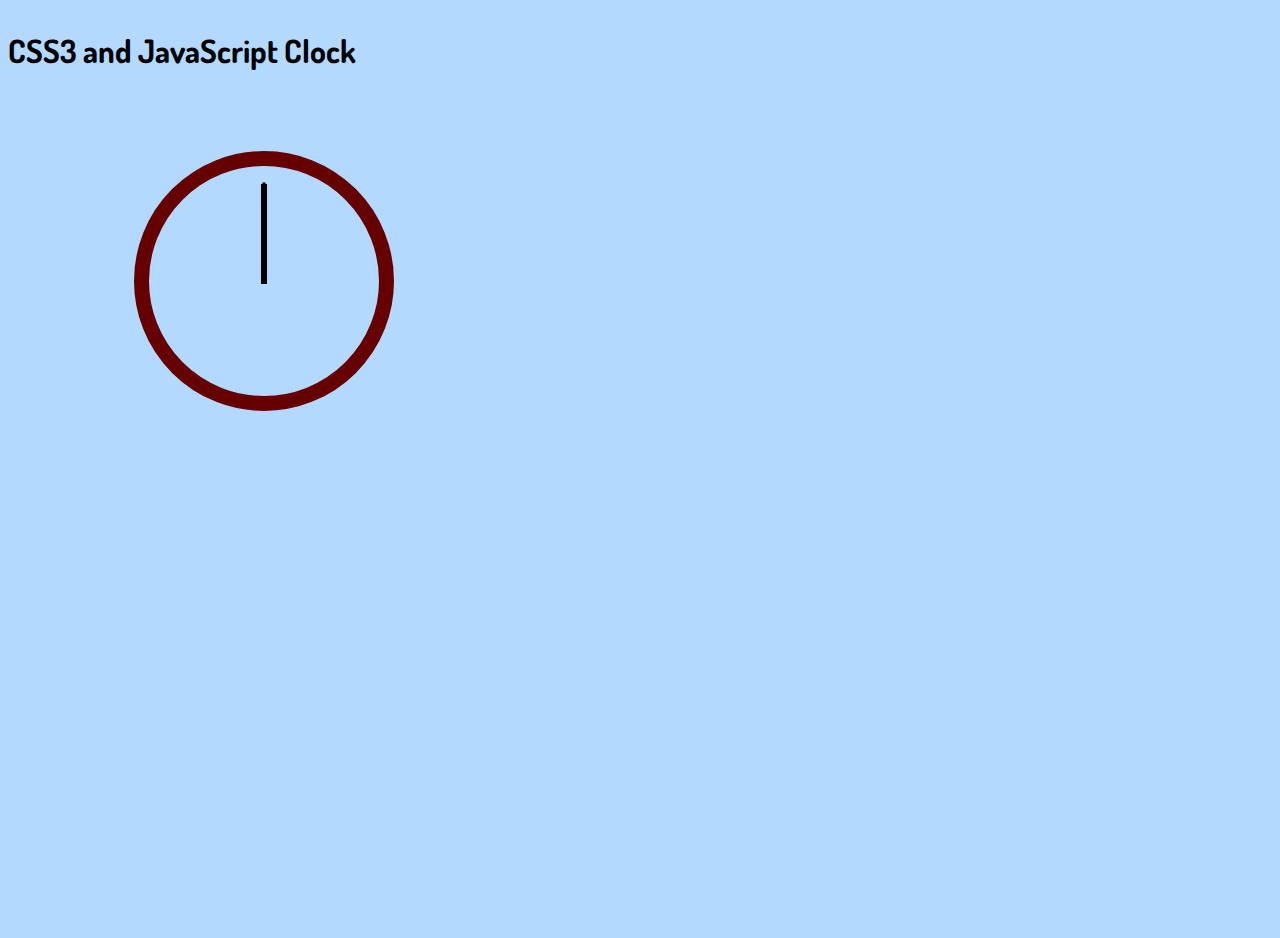
<file: clock/index.html>
<!DOCTYPE html>
<html lang="en">
<head>
	<meta charset="UTF-8">
	<title>Clock</title>
	<link rel="stylesheet" type="text/css" href="style.css">
	<link href="https://fonts.googleapis.com/css?family=Dosis" rel="stylesheet">
</head>
<body>
	<h1>CSS3 and JavaScript Clock</h1>
	<div class="clock">
		<div class="clock-face">
			<div class="hand hour-hand"></div>
			<div class="hand min-hand"></div>
			<div class="hand second-hand"></div>
		</div>

<script>

	const hourHand = document.querySelector('.hour-hand');
	const minuteHand = document.querySelector('.min-hand');
	const secondHand = document.querySelector('.second-hand');


	function setDate() {
		const now = new Date();

		// hours
		const hours = now.getHours();
		const hoursDegree = ((hours / 12) * 360) + 90;
		hourHand.style.transform = `rotate( ${hoursDegree}deg )`;
		// console.log(hours);

		// minutes
		const minutes = now.getMinutes();
		const minutesDegree = ((minutes / 60) * 360) + 90;
		minuteHand.style.transform = `rotate( ${minutesDegree}deg )`;
		// console.log(minutes);

		// seconds
		const seconds = now.getSeconds();
		const secondsDegrees = ((seconds / 60) * 360) + 90;
		secondHand.style.transform = `rotate(${secondsDegrees}deg)`;
	}

	setInterval(setDate, 1000);

	var num = 0;

</script>

</body>
</html>
</file>
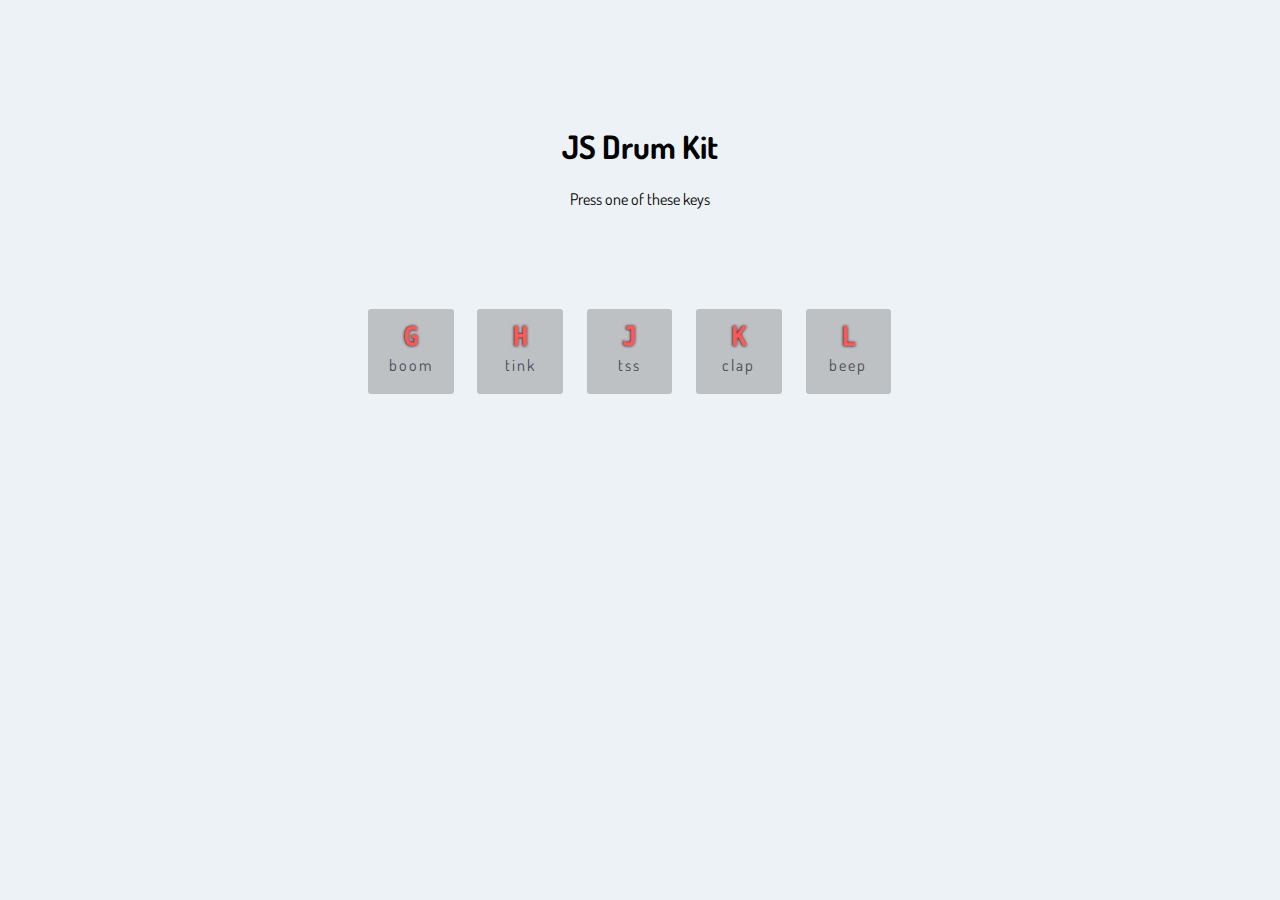
<file: drum_kit_js01/index.html>
<!DOCTYPE html>
<html lang="en">
<head>
	<meta charset="UTF-8">
	<title>Drum Kit</title>
	<link rel="stylesheet" type="text/css" href="style.css">
	<link href="https://fonts.googleapis.com/css?family=Dosis" rel="stylesheet">
</head>
<body>

	<div class="wrapper">
		<h1>JS Drum Kit</h1>
		<p>Press one of these keys</p>

		<div data-key="71" class="key"> 
			<kbd>G</kbd>
			<span class="sound">boom</span>
		</div>

		<div data-key="72" class="key"> 
			<kbd>H</kbd>
			<span class="sound">tink</span>
		</div>

		<div data-key="74" class="key"> 
			<kbd>J</kbd>
			<span class="sound">tss</span>
		</div>

		<div data-key="75" class="key"> 
			<kbd>K</kbd>
			<span class="sound">clap</span>
		</div>

		<div data-key="76" class="key"> 
			<kbd>L</kbd>
			<span class="sound">beep</span>
		</div>
	</div>

	<audio data-key="71" src="sounds/BD0010.mp3"></audio>	
	<audio data-key="72" src="sounds/beep9.mp3"></audio>
	<audio data-key="74" src="sounds/CH.mp3"></audio>
	<audio data-key="75" src="sounds/CP.mp3"></audio>
	<audio data-key="76" src="sounds/scifi23.mp3"></audio>

<script>

	function playSound(e) {
		const audio = document.querySelector(`audio[data-key="${e.keyCode}"]`);
		const key = document.querySelector(`.key[data-key="${e.keyCode}"]`);

		if (!audio) return; //stop function from running
		audio.currentTime = 0;
		audio.play();
		key.classList.add('playing');
	}

	function removeTransition(e) {
		if (e.propertyName !== 'transform') return; // skip it if it's not a transform
		this.classList.remove('playing');
	}

	const keys = document.querySelectorAll('.key');
	keys.forEach(key => key.addEventListener('transitionend', removeTransition));
	window.addEventListener('keydown', playSound);


</script>

</body>
</html>
</file>
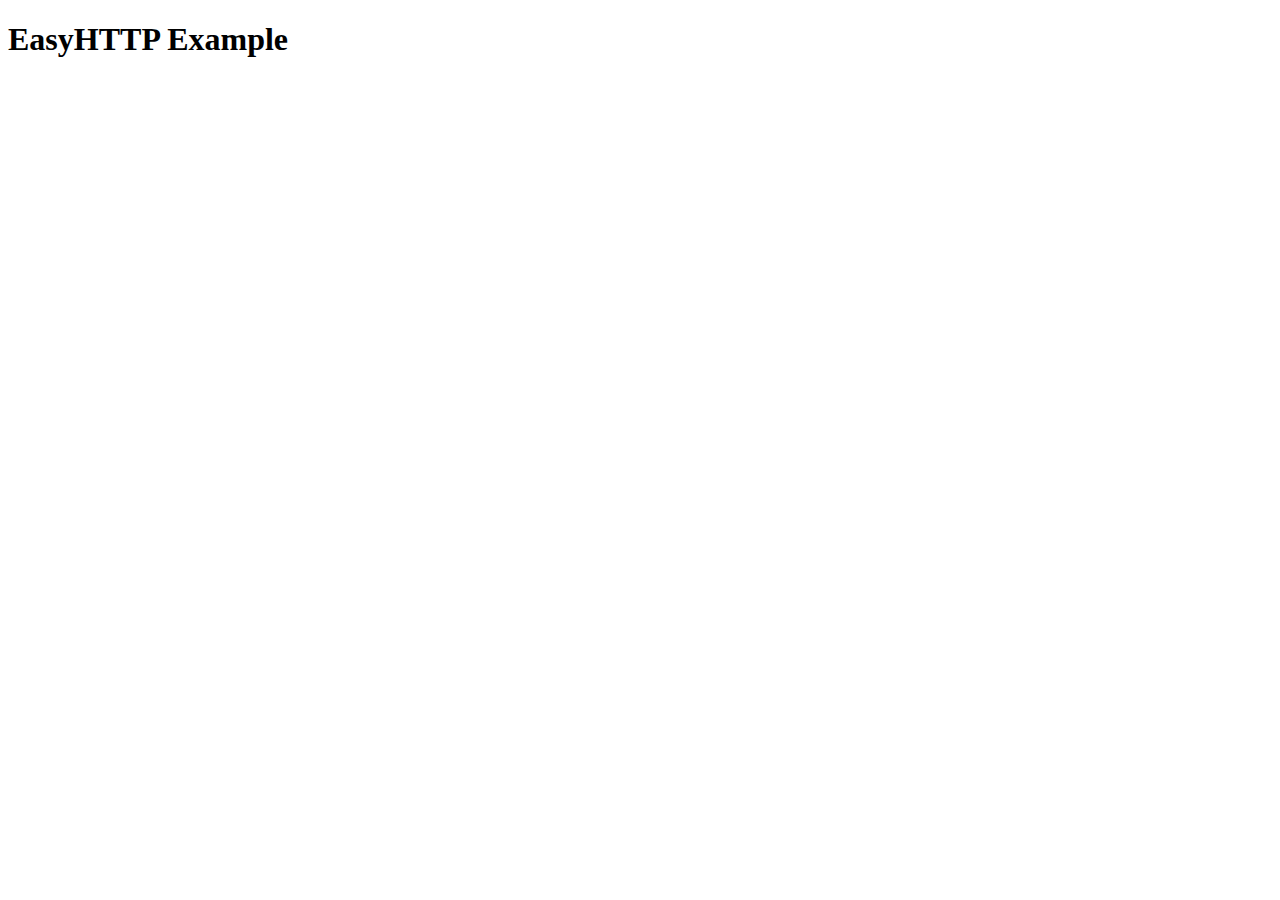
<file: easyhttp_library/index.html>
<!DOCTYPE html>
<html lang="en">
<head>
  <meta charset="UTF-8">
  <meta name="viewport" content="width=device-width, initial-scale=1.0">
  <meta http-equiv="X-UA-Compatible" content="ie=edge">
  <title>EasyHTTP Example</title>
</head>
<body>
  <h1>EasyHTTP Example</h1>

  <script src="easyhttp.js"></script>
  <script src="app.js"></script>
</body>
</html>
</file>
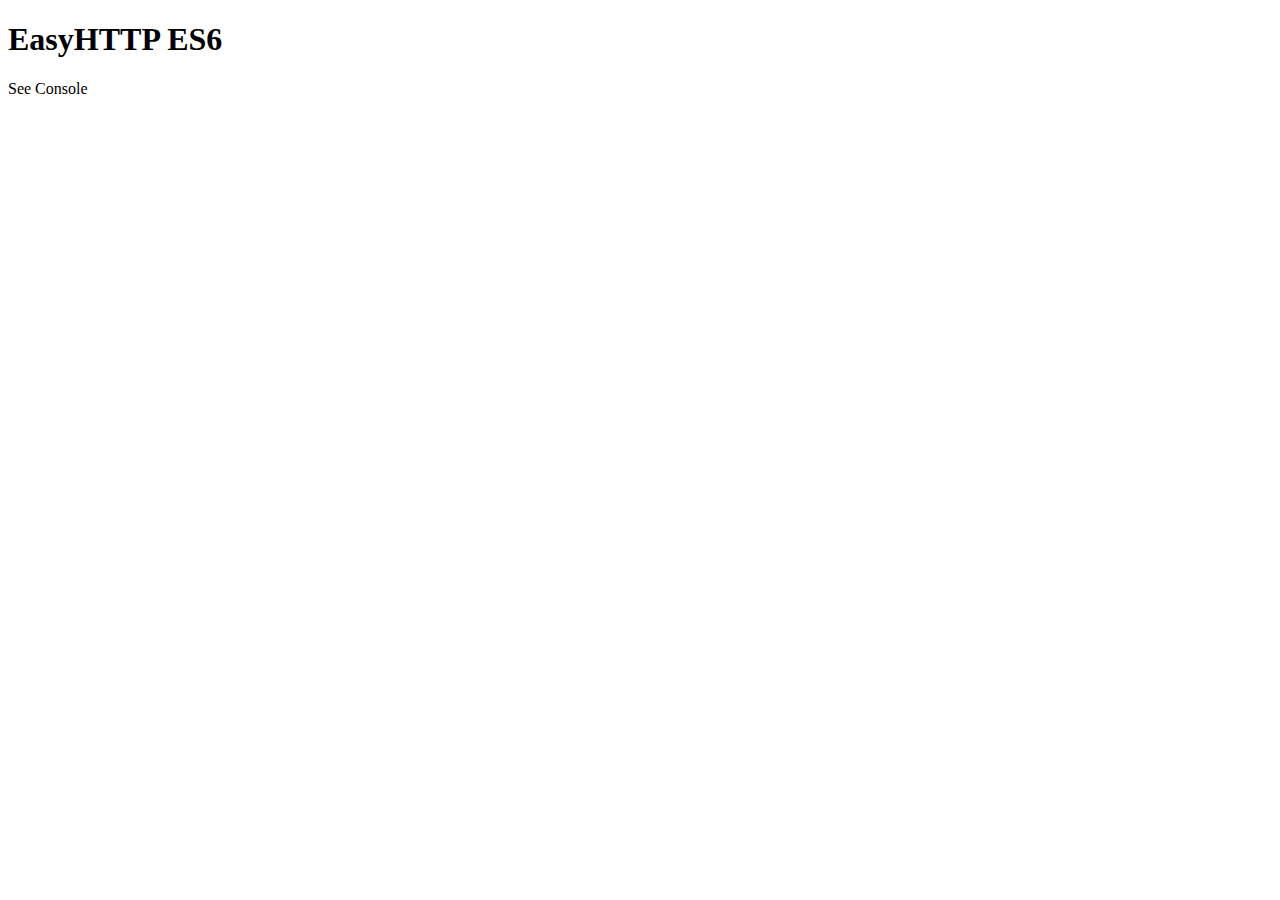
<file: easyhttp_library_es6/index.html>
<!DOCTYPE html>
<html lang="en">
<head>
  <meta charset="UTF-8">
  <meta name="viewport" content="width=device-width, initial-scale=1.0">
  <meta http-equiv="X-UA-Compatible" content="ie=edge">
  <title>EasyHTTP ES6</title>
</head>
<body>
  <h1>EasyHTTP ES6</h1>
  <p>See Console</p>

  <!-- <script src="easyhttp-es6.js"></script> -->
  <script src="easyhttp-es6-async-await.js"></script>
  <script src="app-es6.js"></script>

</body>
</html>
</file>
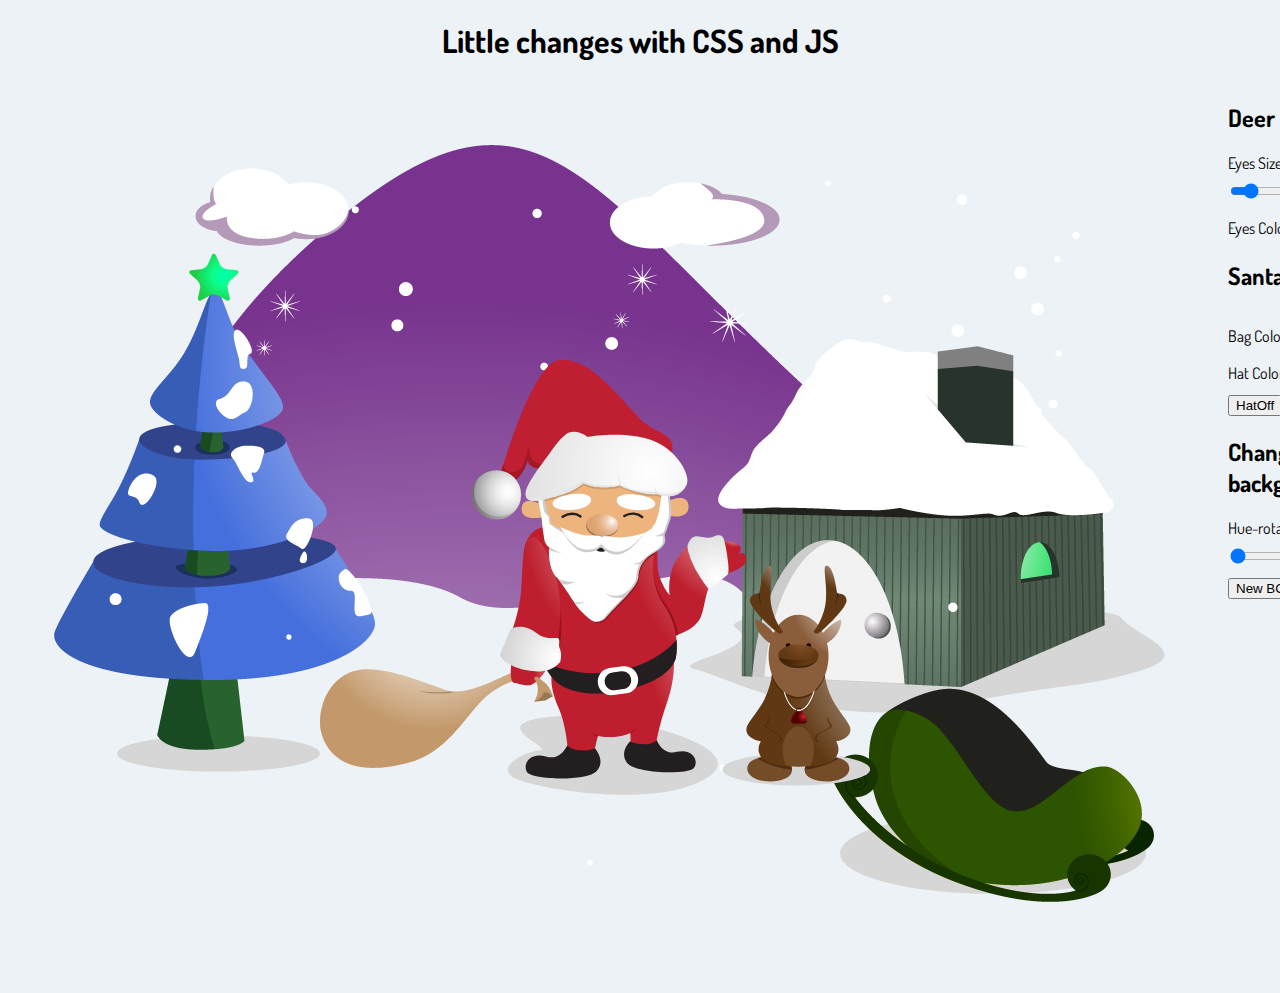
<file: xMax/deer.html>
<!DOCTYPE html>
<html lang="en">
<head>
	<meta charset="UTF-8">
	<title>Santa and Deer</title>
	<link rel="stylesheet" type="text/css" href="style.css">
	<link href="https://fonts.googleapis.com/css?family=Dosis" rel="stylesheet">
</head>

<body>
	<h1>Little changes with CSS and JS</h1>
	<div class="container">
	
		<div class="wrapper_image">
			<img id="bg_image" src="bg.png">

			<?xml version="1.0" encoding="utf-8"?>
			<!-- Generator: Adobe Illustrator 21.0.0, SVG Export Plug-In . SVG Version: 6.00 Build 0)  -->
			<svg version="1.1" id="Layer_1" xmlns="http://www.w3.org/2000/svg" xmlns:xlink="http://www.w3.org/1999/xlink" x="0px" y="0px"
				 viewBox="0 0 378 298.8" style="enable-background:new 0 0 378 298.8;" xml:space="preserve">

			<g>
				<path class="st0" d="M267,286.4c33.1-22-69.3-46.5-111.8-40.9c-42.5,5.5,7.1,21.3-4.7,22.8c-11.8,1.6-33.1,13.4-13.4,20.5
					C156.8,295.9,233.9,308.5,267,286.4z"/>
				<g>
			
				<radialGradient id="SVGID_1_" cx="323.3161" cy="172.703" r="81.3077" gradientTransform="matrix(-1 0 0 1 400.4158 0)" gradientUnits="userSpaceOnUse">
				<stop  offset="0" style="stop-color:#FFFFFF"/>
				<stop  offset="1" style="stop-color:#C3996B"/>
			</radialGradient>
			<path class="st1" d="M131.6,215.2c-4.4,1.1-26.6,14.2-41.4,12.6c-7.4-0.8-47-20.7-67.5-13.8c-20.7,7.1-24.4,31.1-22.1,41
				c2.3,9.9,12.2,34.5,60.2,21.8c25.8-6.8,37.6-29.8,51.1-43.3c11.6-11.7,26.7-14.5,26.7-14.5S136,214.1,131.6,215.2z"/>
			<polygon class="st2" points="160.1,231.1 154.8,234 147.3,234.8 152.4,226.2 156.5,227.7 		"/>
			<g>
			
				<radialGradient id="SVGID_2_" cx="75.6338" cy="191.2363" r="102.1245" gradientTransform="matrix(-1 0 0 1 400.4158 0)" gradientUnits="userSpaceOnUse">
				<stop  offset="0" style="stop-color:#FFFFFF"/>
				<stop  offset="1" style="stop-color:#BE1E2D"/>
			</radialGradient>
			<path class="st3" d="M243.3,205c0,0,1,14.1-4.6,29.8c-5.6,15.7-7.9,29.6-7.9,29.6l-6.7,4.2l-10.5-2.2l-0.3-10.3
				c0,0-3.7,2.6-11.1,3c-7.4,0.4-11.2-0.9-11.2-0.9l-2.9,12.2c0,0-2.6,3-7.8,3.5c-5.2,0.5-9.6-0.7-9.6-0.7s-0.6-20.4-6.9-34.6
				c-6.3-14.2-4.5-22.3-4.5-22.3L243.3,205z"/>
			<path class="st4" d="M245.3,269.3c-10.2,2.6-13.8-8.2-13.8-8.2s-2.4,3-8.8,3c-6.4,0-9.5-2-9.5-2s-7.9,7.6-2.1,14.9
				c5.8,7.3,42.9,8.4,46.1,3C260.5,274.7,255.6,266.8,245.3,269.3z"/>
			<path class="st4" d="M155.2,272.5c10.5,3.2,14.7-7.8,14.7-7.8s2.4,3.2,9,3.6c6.6,0.4,10-1.5,10-1.5s7.8,8.3,1.3,15.6
				c-6.4,7.3-45,6.3-48.1,0.6C139.1,277.3,144.7,269.3,155.2,272.5z"/>
			<path class="st5" d="M138.6,101.9c0.5-7.9,9.8-4.5,14.1-2.4c-0.2-2.5-0.3-5.1-0.1-7.7c1.4-27.1,21.8-48.1,45.6-46.9
				c23.8,1.2,41.9,24.2,40.5,51.3c0,0.3-0.1,0.7-0.1,1c3.8-1.7,14.5-5.7,14.7,3.4c0.2,9.1-11.7,7.1-16.1,6
				c-5.3,21.9-23.4,37.5-44,36.5c-18.9-1-34.1-15.6-39-35.2C149.6,108.8,138,110.3,138.6,101.9z"/>
			
				<ellipse transform="matrix(5.160600e-02 -0.9987 0.9987 5.160600e-02 70.0653 302.0594)" class="st6" cx="194.1" cy="114.1" rx="7.6" ry="11.1"/>
			<path class="st7" d="M174.2,50.9c5.1-0.1,9.8,3.5,9.8,3.5s21.7-3.8,39.6,0.9c9.9,9.4,15.8,23.9,15.1,39.8
				c-3.7-0.2-6.5-1.5-6.5-1.5s-5.9,0.6-13-1.3c-7.1-1.9-13.2-4.8-13.2-4.8s-4.2,1.7-12.3,1.5c-8-0.2-12.7-3-12.7-3s-3.7,3.7-11,6.6
				c-7.3,2.9-11.9,3.5-11.9,3.5s-2.4,0.9-5.4,1.6c-0.1-2.2-0.2-4.5-0.1-6.7C153.5,73.8,162,59.1,174.2,50.9z"/>
			
				<radialGradient id="SVGID_3_" cx="99.6181" cy="93.024" r="81.152" gradientTransform="matrix(-1 0 0 1 400.4158 0)" gradientUnits="userSpaceOnUse">
				<stop  offset="0" style="stop-color:#FFFFFF"/>
				<stop  offset="1" style="stop-color:#BE1E2D"/>
			</radialGradient>
			<path class="st8" d="M230.7,127.5c2.3,0.1,0.2,13.3,2.6,21.2c2.4,7.9,7.1,13.2,7.1,13.2s-1.4-7,1.1-16.5
				c2.4-9.4,12.3-18.7,12.3-18.7l15.2,26c0,0-2.3,4.1-3.5,8.9c-1.5,5.9-2.3,13.1-5,17.3c-5,7.8-18.8,11.4-18.8,11.4l-14.7-31.8
				c0,0-3.6-18-4-19.8C222.6,137.1,228.4,127.5,230.7,127.5z"/>
			<path class="st9" d="M237.1,167.2c5.6,7.8,8.1,15.5,9.1,21.7c-2.7,1-4.6,1.5-4.6,1.5l-14.7-31.8c0,0-3.6-18-4-19.8
				c-0.3-1.4,3.6-8.2,6.3-10.5c0.7-0.2,1-0.3,1-0.3S224.7,150,237.1,167.2z"/>
			
				<radialGradient id="SVGID_4_" cx="62.2858" cy="107.8903" r="131.0406" gradientTransform="matrix(-1 0 0 1 400.4158 0)" gradientUnits="userSpaceOnUse">
				<stop  offset="0" style="stop-color:#FFFFFF"/>
				<stop  offset="1" style="stop-color:#BE1E2D"/>
			</radialGradient>
			<path class="st10" d="M190.7,131.7c28.4,1.3,39.9-2.7,39.9-2.7s-6.1,21.9,5.8,39.4c11.9,17.6,8.4,34.6,8.4,34.6s0.2,16.3-36.2,24
				c-36.5,7.7-48.1-7.7-48.1-7.7s-11.4-13.3-16.9-34.3c-4.4-16.9-3.3-40.9-3.3-49.9c0-20.2,14.1-20.4,14.1-20.4
				S162.3,130.5,190.7,131.7z"/>
			<path class="st4" d="M204.7,213.8c23.9-4.7,36-16.4,40.3-21.6c0.7,6.6-0.2,10.9-0.2,10.9s0.2,16.3-36.2,24
				c-36.5,7.7-48.1-7.7-48.1-7.7s-3.8-4.5-8.1-12.3C159.8,210.6,179.9,218.7,204.7,213.8z"/>
			<path class="st9" d="M143.6,185c-4.4-16.9-3.3-40.9-3.3-49.9c0-2.7,0.2-5,0.7-7.1c0.1,0,0.2,0,0.3-0.1c6.2-0.9,17.2,17.9,21.5,33
				c5.5,19.6,2.2,37.2,0.4,42.4c-1.8,5.2-16.4-8.6-16.4-8.6C145.6,191.7,144.6,188.4,143.6,185z"/>
			
				<radialGradient id="SVGID_5_" cx="115.6804" cy="118.6348" r="10.0683" gradientTransform="matrix(-1 0 0 1 400.4158 0)" gradientUnits="userSpaceOnUse">
				<stop  offset="0" style="stop-color:#FFFFFF"/>
				<stop  offset="1" style="stop-color:#BE1E2D"/>
			</radialGradient>
			<path class="st11" d="M277.2,147.4c0,0,16.4-3.8,15.8-10.5c-0.6-6.7-5.2-3.6-5.2-3.6s2.1-1.5,1.1-5c-1-3.5-12.7-4.1-12.7-4.1
				L277.2,147.4z"/>
			
				<radialGradient id="SVGID_6_" cx="128.2695" cy="149.4548" r="221.7682" gradientTransform="matrix(-1 0 0 1 400.4158 0)" gradientUnits="userSpaceOnUse">
				<stop  offset="0" style="stop-color:#FFFFFF"/>
				<stop  offset="1" style="stop-color:#231F20"/>
			</radialGradient>
			<path class="st12" d="M252.9,126.5c-1.5,3.4,3.4,14.3,6.2,19.2c2.8,4.9,7.9,11.7,7.9,11.7s11.5-7.9,13.3-10.2
				c1.9-2.3-1.7-21.2-2.7-24c-0.9-2.9-3.5-3.4-7.3-1.7c-3.8,1.8-9.5-0.7-11.9-0.4C256,121.4,254.4,123.1,252.9,126.5z"/>
			<g>
				
					<radialGradient id="SVGID_7_" cx="228.0166" cy="216.7472" r="25.3099" gradientTransform="matrix(-0.9994 -3.560000e-02 -3.560000e-02 0.9994 407.9507 12.1998)" gradientUnits="userSpaceOnUse">
					<stop  offset="0" style="stop-color:#FFFFFF"/>
					<stop  offset="1" style="stop-color:#BE1E2D"/>
				</radialGradient>
				<path class="st13" d="M142.6,210.7c2.4,0.4,13.4,1.2,13.4,1.2s-4.1,8.1-10.3,11.1c-3.8,1.8-10.2-1-11.9-1
					c-4.6-0.2-1.9-15.9-1.9-15.9S140.3,210.2,142.6,210.7z"/>
				
					<radialGradient id="SVGID_8_" cx="158.8911" cy="103.7774" r="106.8814" gradientTransform="matrix(-0.9994 -3.560000e-02 -3.560000e-02 0.9994 407.9507 12.1998)" gradientUnits="userSpaceOnUse">
					<stop  offset="0" style="stop-color:#FFFFFF"/>
					<stop  offset="1" style="stop-color:#BE1E2D"/>
				</radialGradient>
				<path class="st14" d="M138.2,158.7c1.5-16.7,0.2-36.8,7.8-37c6.3-0.2,15.2,19.6,17.8,35.1c3.4,20-0.6,37-0.6,37l-31.1-8.4
					C132.2,185.4,136.8,173.6,138.2,158.7z"/>
				
					<radialGradient id="SVGID_9_" cx="237.9997" cy="201.1196" r="198.3217" gradientTransform="matrix(-0.9994 -3.560000e-02 -3.560000e-02 0.9994 407.9507 12.1998)" gradientUnits="userSpaceOnUse">
					<stop  offset="0" style="stop-color:#FFFFFF"/>
					<stop  offset="1" style="stop-color:#231F20"/>
				</radialGradient>
				<path class="st15" d="M165,198.9c-1.4-3.4-0.1-3.9-0.7-6.8c-0.6-2.9-7.5,1.9-15.5-4.4c-8-6.3-15.7-4.4-17.6-2.6
					c-1.9,1.8-3.7,9.7-4.7,10.9c-1,1.2-2.8,6.7-2.8,6.7s1.6,7.1,18.7,10.6c17.1,3.5,22.8-6.1,22.8-6.1S166.4,202.3,165,198.9z"/>
			</g>

			<g id="hat">
			<radialGradient id="SVGID_10_" cx="151.5249" cy="-15.1761" r="72.5966" gradientTransform="matrix(-1 0 0 1 400.4158 0)" gradientUnits="userSpaceOnUse">
				<stop  offset="0" style="stop-color:#FFFFFF"/>
				<stop  offset="1" style="stop-color:#BE1E2D"/>
			</radialGradient>
			<path class="st16" d="M192.7,55.5c21.6-5.7,46.3,16,46.3,16s7.2-12.3,0.1-18.4c-5.3-4.6-13.7-6.5-20.4-14
				c-18.1-19.9-35.2-41-54.4-39.1c-19.2,2-41.7,83.1-41.7,83.1l1.1,3.3c0,0,6,1,12-5.2c6-6.2,7-13.3,7-13.3s-0.4,4.4,4.1,5.9
				c4.5,1.5,8.1,0.7,8.1,0.7S171,61.2,192.7,55.5z"/>
			<path class="st17" d="M135.2,81.8c-0.1,0-0.1,0.1-0.2,0.1c-0.1,0.1-0.3,0.3-0.4,0.4c0,0-0.1,0.1-0.1,0.1
				c-0.2,0.1-0.3,0.3-0.5,0.4c0,0-0.1,0-0.1,0.1c-0.2,0.1-0.3,0.3-0.5,0.4c0,0,0,0,0,0l-10.6-1.2c0.5-1.7,1.5-5.2,3-9.9
				c0,0.1,1.2,4.1,4.6,4.8c2.8,0.7,7.8-1.7,9-4.2c2.4-5.5,3.9-13.4,3.9-13.4s0.4,8,4.5,10.6c4.1,2.6,8.8,2.9,8.8,2.9l0,0.4
				c0,0,0,0,0,0c-0.9,0.7-1.4,1.1-1.4,1.1s-3.6,0.8-8.1-0.7c-4.5-1.5-4.1-5.9-4.1-5.9s-1,7.1-7,13.3
				C135.6,81.4,135.4,81.6,135.2,81.8z"/>
			
				<radialGradient id="SVGID_11_" cx="270.9782" cy="90.6346" r="38.7757" gradientTransform="matrix(-1 0 0 1 400.4158 0)" gradientUnits="userSpaceOnUse">
				<stop  offset="0" style="stop-color:#FFFFFF"/>
				<stop  offset="0.1012" style="stop-color:#F9F9F9"/>
				<stop  offset="0.2369" style="stop-color:#E8E8E8"/>
				<stop  offset="0.3922" style="stop-color:#CDCCCC"/>
				<stop  offset="0.5621" style="stop-color:#A6A5A5"/>
				<stop  offset="0.7439" style="stop-color:#757373"/>
				<stop  offset="0.9329" style="stop-color:#3A3637"/>
				<stop  offset="1" style="stop-color:#231F20"/>
			</radialGradient>
			<circle class="st18" cx="121.3" cy="92.6" r="16.9"/>
			
			<radialGradient id="SVGID_12_" cx="273.0742" cy="93.7615" r="34.4119" gradientTransform="matrix(-1 0 0 1 400.4158 0)" gradientUnits="userSpaceOnUse">
				<stop  offset="0" style="stop-color:#FFFFFF"/>
				<stop  offset="0.5532" style="stop-color:#878585"/>
				<stop  offset="1" style="stop-color:#231F20"/>
			</radialGradient>
			<path class="st19" d="M104.4,91.8c0.2-4,1.8-7.7,4.3-10.5c-1.6,2.4-2.6,5.4-2.8,8.5c-0.5,9.3,6.7,17.3,16,17.8
				c5.3,0.3,10.1-1.9,13.4-5.6c-3.2,4.8-8.8,7.8-15,7.5C111.1,109,104,101.1,104.4,91.8z"/>
			</g> <!-- end #hat -->

			<path class="st20" d="M230.4,99.1c1-6.4-26.8-10.3-26.5-2.5C204.2,104.4,229.4,105.5,230.4,99.1z"/>
			<path class="st20" d="M159.9,99.1c-1.1-6.4,26.6-10.7,26.4-2.9C186.2,104.1,161,105.6,159.9,99.1z"/>
			<path class="st9" d="M159.3,129.6c0,0-3.5-1.6-3.9-6.6c-0.1-1.3-0.7-5.2-1.2-8.4c0.1,0,0.2,0,0.2,0s7.9,15.8,36.3,17.1
				c28.4,1.3,39.9-2.7,39.9-2.7s-0.5,1.7-0.9,4.6c-1.5,0.9-3,1.9-4.3,3c-3.8,3.2-5.9,7.8-6.1,13.1c-0.1,5.2-8.2,13.6-15.9,21.3
				c-7.7,7.8-7,9.6-12.9,9.6c-2.4,0-10.4-6.7-14.3-13.1c-5.7-9.3-11.4-16.7-11.4-16.7s-4.6-3-5.7-12.2
				C158,129.4,159.3,129.6,159.3,129.6z"/>
			<path class="st20" d="M235.5,88.2l-2.7,16.7l-2.1,6.7l-3,4.4c0,0-14.3,11.2-35.7,9.6c-21.4-1.6-28.2-9.6-28.2-9.6l-6-3.4
				l-0.4-4.6l-2-2.5l-2.7-11.5c0,0-1.6-1.4-2.7-1.1c-1.2,0.3,2.4,14.5,2.5,17.6c0.1,3.1,1.3,9.9,1.5,11.8c0.4,4.9,3.9,6.6,3.9,6.6
				s-1.3-0.2-0.1,9c1.2,9.2,5.7,12.2,5.7,12.2s5.6,7.5,11.4,16.7c4,6.4,11.9,13.1,14.3,13.1c5.9,0,5.1-1.9,12.9-9.6
				c7.7-7.8,15.8-16.1,15.9-21.3c0.1-5.2,2.3-9.8,6.1-13.1c3.8-3.2,9.1-5.2,11.4-8.9c2.3-3.6-0.5-5.7,0.9-7.9
				c1.4-2.2,1.5-4.2,3.4-9.1c1.9-5-0.9-20.4-0.9-20.4L235.5,88.2z"/>
			<path class="st21" d="M150.8,93c0.8,0.3,1.9,0.9,1.9,0.9s0.7,10.8,2.2,11.5c1.4,0.8,2.7,3,2.7,3s-0.8,2.3,0.4,4.1
				c0.4,0.6,4.5,3.5,7.8,5.5c5.6,3.4,12.3,6.5,25.7,7.5c1.7,0.1,3.3,0.2,4.9,0.1c-1.1,0-2.3-0.1-3.4-0.1
				c-21.4-1.6-28.2-9.6-28.2-9.6l-6-3.4l-0.4-4.6l-2-2.5l-2.7-11.5c0,0-1.6-1.4-2.7-1.1C150.9,92.8,150.8,92.8,150.8,93z
				 M189.8,179.7c0.1,0,0.2,0,0.3,0c5.9,0,5.1-1.9,12.9-9.6c7.7-7.8,15.8-16.1,15.9-21.3c0.1-5.2,2.3-9.8,6.1-13.1
				c3.8-3.2,9.1-5.2,11.4-8.9c2.3-3.6-0.5-5.7,0.9-7.9c1.4-2.2,1.5-4.2,3.4-9.1c1.9-5-0.9-20.4-0.9-20.4l-3.4-1.2l-0.1,0.5l2,0.7
				c0,0,2.8,15.5,0.9,20.4c-1.9,5-2,6.9-3.4,9.1c-1.4,2.2,1.4,4.3-0.9,7.9c-2.3,3.6-7.6,5.6-11.4,8.9c-3.8,3.2-5.9,7.8-6.1,13.1
				c-0.1,5.2-8.2,13.6-15.9,21.3C194.4,177.3,194.5,179.4,189.8,179.7z"/>
			<path class="st4" d="M198.1,129.2c0,0-1.2,2.7-5,2.6c-3.8-0.1-4.4-3.1-4.4-3.1L198.1,129.2z"/>
			<g>
				<path class="st21" d="M206.7,123.9c-7.2,0.5-13.9-3.5-14.2,1.5c-0.2,5,8.4,10.3,15.6,7.4c7.4-3,13.5-12,13.5-12
					S213.9,123.3,206.7,123.9z"/>
				<path class="st21" d="M180.4,121.9c7,1.6,14.3-1.3,13.8,3.7c-0.5,5-9.8,8.9-16.5,4.9c-6.9-4.1-11.6-13.9-11.6-13.9
					S173.3,120.3,180.4,121.9z"/>
			</g>
			<g>
				<path class="st20" d="M207.4,122c-7.5,0.5-14.5-3.5-14.8,1.5c-0.3,5,8.7,10.3,16.2,7.4c7.7-3,14-12,14-12S214.9,121.5,207.4,122
					z"/>
				<path class="st20" d="M180,120.1c7.3,1.6,14.9-1.3,14.4,3.7c-0.5,5-10.2,8.9-17.2,4.9c-7.2-4.1-12-13.9-12-13.9
					S172.7,118.5,180,120.1z"/>
			</g>
			
				<radialGradient id="SVGID_13_" cx="199.6776" cy="110.8203" r="19.5229" gradientTransform="matrix(-1 0 0 1 400.4158 0)" gradientUnits="userSpaceOnUse">
				<stop  offset="0" style="stop-color:#FFFFFF"/>
				<stop  offset="0.1017" style="stop-color:#F6E6D8"/>
				<stop  offset="0.2085" style="stop-color:#EED0B7"/>
				<stop  offset="0.3237" style="stop-color:#E8BF9B"/>
				<stop  offset="0.4482" style="stop-color:#E3B186"/>
				<stop  offset="0.5865" style="stop-color:#E0A777"/>
				<stop  offset="0.7497" style="stop-color:#DEA26F"/>
				<stop  offset="1" style="stop-color:#DDA06C"/>
			</radialGradient>
			<path class="st22" d="M183.2,112.8c-0.2,4.2,4.6,7.8,10.7,8.2c6.1,0.3,11.2-2.8,11.4-7c0.2-4.2-4.6-7.8-10.7-8.2
				C188.5,105.4,183.4,108.6,183.2,112.8z"/>
			<path class="st23" d="M221.4,107.9c0,0-2.5-2.1-5.9-2.3c-3.4-0.2-6.4,1.6-6.4,1.6"/>
			<path class="st23" d="M179.1,107.5c0,0-2.6-1.9-6.1-1.8c-3.4,0.1-6.3,2.1-6.3,2.1"/>
			
				<radialGradient id="SVGID_14_" cx="173.3637" cy="77.0218" r="648.5593" gradientTransform="matrix(-1 0 0 1 400.4158 0)" gradientUnits="userSpaceOnUse">
				<stop  offset="0" style="stop-color:#FFFFFF"/>
				<stop  offset="1" style="stop-color:#231F20"/>
			</radialGradient>
			<path class="st24" d="M219.1,90.8c7.1,1.9,13,1.3,13,1.3s13.2,6.1,19.9-6.4c3.2-5.9-6.6-23.9-23.4-30.3
				c-18.6-7.1-44.6-2.5-44.6-2.5s-8.3-6.6-14.9-1.9c-5.5,3.9-10,11.7-15.3,18.6c-7,9.1-11.6,17.1-12.3,20.2
				c-2.8,12.1,16.7,4.8,16.7,4.8s4.6-0.6,11.9-3.5c7.3-2.9,11-6.6,11-6.6s4.6,2.8,12.7,3c8,0.2,12.3-1.5,12.3-1.5
				S212.1,89,219.1,90.8z"/>
			<path class="st21" d="M233.8,121.1c-2.8,0.4-3.5-0.1-3.5-0.1s2.5-0.7,3.9-1.4c0.6-0.3,1.5-0.8,2.4-1.4c-0.1,0.2-0.2,0.4-0.3,0.6
				c-0.4,0.6-0.5,1.2-0.4,1.8C235.4,120.9,234.7,121,233.8,121.1z"/>
			<path class="st21" d="M219.8,140.4c-2.6,0.3-5.9-0.4-5.9-0.4s3.2,0.1,5.4-0.9c2.2-1,3-2,3.6-2.3
				C222.2,137.5,220.5,140.3,219.8,140.4z"/>
			<path class="st21" d="M196.5,159.8c0,0,1.6,3.1,8.6,2.1c5.3-0.7,9.9-6.7,11.8-9.5c-1.6,3.3-4.9,7.2-8.6,11.2c-0.3,0-0.6,0-0.9,0
				C197.3,163.9,196.5,159.8,196.5,159.8z"/>
			<path class="st21" d="M167.2,133c0,0-0.4-0.1-1.1-0.2C167,133,167.2,133,167.2,133z M157.3,130.4c0.1,0,0.2,0.1,0.3,0.1
				c2.4,1,6.6,1.9,8.5,2.2c-0.9-0.3-2.4-0.9-5.1-2.2c-1.2-0.6-2.3-1.2-3.2-1.8C157.7,128.8,157.4,129.1,157.3,130.4z"/>
			<path class="st21" d="M168.9,152c3.2,0.4,6.7,0.8,6.7,0.8s-2.9,0.9-5.6,1.5c-1.6,0.4-3.2-0.5-3.5-0.3c-1.3-1.9-2.3-3.2-2.7-3.7
				C164.3,150.3,166.4,151.6,168.9,152z"/>
			<path class="st21" d="M177.4,166.7c2.6,0.1,4.6-0.8,4.6-0.8s-0.9,1.3-4,1.7c-0.9,0.1-1.6,0.2-2.2,0.2c-0.3-0.4-0.6-0.9-0.9-1.3
				c-0.1-0.2-0.3-0.4-0.4-0.6C175.1,166.3,176.1,166.7,177.4,166.7z"/>
			<path class="st25" d="M204.6,79.2c0.8,2.2,1.2,4.6,0.9,7c0.3-0.1,0.4-0.1,0.4-0.1s0.4,0.2,1.1,0.5
				C206.9,83.9,206,81.4,204.6,79.2z M178.3,80.1c1.1,1.4,1.8,3.1,2.1,4.9c0.3-0.3,0.5-0.5,0.5-0.5s0.2,0.1,0.6,0.3
				C180.9,83,179.8,81.4,178.3,80.1z M154.6,90.3c1,1.4,1.8,3,2.1,4.8c0.4-0.1,0.8-0.3,1-0.3C157,93.1,155.9,91.5,154.6,90.3z
				 M233.1,92.6c-1.6-1.8-2.8-3.9-3.3-6.2c0.1,2,0.5,4,1.4,5.8c0.5,0,0.8-0.1,0.8-0.1S232.5,92.3,233.1,92.6z"/>
			<path class="st25" d="M141.8,94.6c3.1,5,16.3,0,16.3,0s4.6-0.6,11.9-3.5c7.3-2.9,11-6.6,11-6.6s4.6,2.8,12.7,3
				c8,0.2,12.3-1.5,12.3-1.5s-8.1,0.4-14.1,0.1c-6-0.3-11.1-2.9-11.1-2.9s-14.7,8.1-21.8,10.4C152.6,95.6,143.8,94.8,141.8,94.6z
				 M205.7,85.1c0,0-0.1,1.1,2.4,2.3c2.5,1.2,7.5,2.5,11,3.5c7.1,1.9,13,1.3,13,1.3s12.5,5.8,19.4-5.5l-0.1-0.1c0,0-1.8,3.4-9.3,5
				c-7.5,1.6-10.4-1-10.4-1s-4.4,0.4-13.1-1C209.9,88.2,205.7,85.1,205.7,85.1z"/>
			<path class="st20" d="M191,222.3c0.7,5.1,5.4,8.7,10.6,8l9-1.2c5.1-0.7,8.7-5.4,8-10.6c-0.7-5.1-5.4-8.7-10.6-8l-9,1.2
				C193.9,212.4,190.3,217.2,191,222.3z M195.7,221.6c-0.5-3.4,1.9-6.5,5.3-6.9l5.9-0.8c3.4-0.5,6.5,1.9,6.9,5.3
				c0.5,3.4-1.9,6.5-5.3,6.9l-5.9,0.8C199.3,227.4,196.2,225,195.7,221.6z"/>
			<path class="st9" d="M185.9,255.1c0.9,1.5,2.6,2.8,4.9,3.7l0.1-0.6C188.7,257.4,187,256.4,185.9,255.1z M210.2,257.4l0,0.2
				c2-0.7,3-1.4,3-1.4l0,0.6c2.2-1.2,3.8-2.7,4.5-4.4C216.5,254.4,213.8,256.1,210.2,257.4z"/>
		</g>
		<path class="st26" d="M149.1,217.8c1.8,0.5,2.8,2,5.6,4.1c2.8,2.2,5.4,9.1,5.4,9.1s-5.6-4.8-6.9-1.3c-1.3,3.5-5.9,5-5.9,5
			s2.6-3.7,2.4-8.5c-0.2-4.8-2.4-6.9-2.4-6.9S147.2,217.3,149.1,217.8z"/>
		<path class="st27" d="M94.3,227.9c-0.4,0.1-0.7,0.1-1.1,0.2c-1.6,0.2-4.3,0.8-6.1,1c-9.1,0.8-19.5-1.2-19.1-1.4
			c0.4-0.1,14.8,1.6,21.5,0c0.3,0.1,0.5,0.1,0.8,0.1C91.5,227.9,92.9,228,94.3,227.9z"/>
	</g>
</g>
<g>
	<ellipse class="st0" cx="327.4" cy="281.4" rx="50.7" ry="11"/>
	<g>
		<path class="st28" d="M333.1,281.2c-1.2,11,29.7,11.6,30.7,0C364.7,269.7,334.2,270.2,333.1,281.2z"/>
		<path class="st28" d="M324.4,281.2c1.2,11-29.7,11.6-30.7,0C292.8,269.7,323.2,270.2,324.4,281.2z"/>
	</g>
	<path class="st29" d="M300.6,273.7c6.5,4.3,14.7,7.1,23.8,7.8c0-0.1,0-0.2,0-0.3C323.6,273.8,309.4,271.1,300.6,273.7z
		 M333.1,281.2c0,0.1,0,0.2,0,0.3c9-0.7,17.1-3.5,23.6-7.8C347.9,271.2,333.9,273.8,333.1,281.2z"/>
	<g>
		
			<radialGradient id="SVGID_15_" cx="-32.7484" cy="193.1081" r="119.2207" gradientTransform="matrix(-1 0 0 1 400.4158 0)" gradientUnits="userSpaceOnUse">
			<stop  offset="0" style="stop-color:#FFFFFF"/>
			<stop  offset="1" style="stop-color:#603813"/>
		</radialGradient>
		<path class="st30" d="M293.3,252.3c0.9-3.5,8.7-12,12.2-19.2c4.6-9.4,5.2-17.4,5.2-17.4l18.1,0.4l18.1-0.4c0,0,0.5,8,5.2,17.4
			c3.5,7.2,11.3,15.7,12.2,19.2c2,8-9.5,9.8-9.5,9.8s2.7,4.5,1,8.6c-1.8,4.1-3.5,8.6-26.9,8.6c-23.4,0-25.1-4.6-26.9-8.6
			c-1.8-4.1,1-8.6,1-8.6S291.2,260.3,293.3,252.3z"/>
		<path class="st31" d="M340.4,260.7c-1-5,12.3-7,10.2-9.8c-2.1-2.8-2.2-6.2-2.2-6.2s1,3.4,3.1,6.2c2.1,2.8-11.2,4.8-10.2,9.8
			c1,5,13.4,1.4,13.4,1.4S341.4,265.6,340.4,260.7z"/>
		<path class="st31" d="M317.1,260.7c1-5-12.3-7-10.2-9.8c2.1-2.8,2.2-6.2,2.2-6.2s-1,3.4-3.1,6.2c-2.1,2.8,11.2,4.8,10.2,9.8
			c-1,5-13.5,1.4-13.5,1.4S316.1,265.6,317.1,260.7z"/>
		<path class="st28" d="M320.6,279.1c-1.6-2.9-2.6-6.6-2.6-10.8c0-9.1,4.8-16.5,10.7-16.5c5.9,0,10.7,7.4,10.7,16.5
			c0,4.1-1,7.9-2.6,10.8c-2.4,0.1-5.1,0.2-8.1,0.2C325.7,279.3,323,279.2,320.6,279.1z"/>
	</g>
	<path class="st31" d="M310.4,217.7c0.2-1.2,0.2-1.9,0.2-1.9l18.1,0.4l18.1-0.4c0,0,0,0.7,0.2,1.9c-3.4,9-10.3,15.2-18.3,15.2
		C320.8,232.8,313.9,226.7,310.4,217.7z"/>
	<path class="st31" d="M317.1,221.4l0.1,0.4c1.4,10.1,5.1,17.9,10,19.6c0,0,0,0,0,0.1c0,0.4,0.1,0.7,0.3,1c-1.3,0.3-2.4,1.4-2.8,2.6
		l-0.7,2.4c-0.4,1.5,0.5,2.7,2,2.7h1.3h5.1c1.6,0,2.5-1.2,2.1-2.7l-0.7-2.4c-0.4-1.2-1.5-2.3-2.8-2.6c0.2-0.3,0.3-0.6,0.3-1
		c0,0,0,0,0-0.1c4.9-1.8,8.5-9.5,10-19.6l0.1-0.4H317.1z M328.4,240.2c0.2-0.1,0.5-0.2,0.8-0.2c0.6,0,1.1,0.4,1.4,0.9
		c-0.5,0.1-0.9,0.2-1.4,0.2c-0.5,0-0.9-0.1-1.4-0.2c0,0,0-0.1,0-0.1c0,0,0,0,0-0.1C328,240.5,328.2,240.4,328.4,240.2
		C328.4,240.2,328.4,240.2,328.4,240.2z M327.8,241.1c0,0,0-0.1,0.1-0.1C327.8,241,327.8,241,327.8,241.1
		C327.7,241.1,327.7,241.1,327.8,241.1C327.7,241.1,327.7,241.1,327.8,241.1z M328,242.4c-0.1-0.1-0.1-0.2-0.2-0.3l0,0
		c0-0.1-0.1-0.1-0.1-0.2c0-0.1,0-0.2,0-0.3c0.5,0.1,1,0.2,1.5,0.2c0.5,0,1-0.1,1.5-0.2c0,0.3-0.1,0.5-0.3,0.8c-0.1,0-0.2,0-0.3,0
		h-1.9C328.2,242.4,328.1,242.4,328,242.4z M327.3,240.8C327.3,240.8,327.3,240.8,327.3,240.8C327.3,240.8,327.3,240.8,327.3,240.8
		C327.3,240.8,327.3,240.8,327.3,240.8C327.3,240.8,327.3,240.8,327.3,240.8z M327.2,241L327.2,241L327.2,241L327.2,241L327.2,241z
		 M318,222.2h22.3c-1.4,9.7-5.1,16.9-9.3,18.6c-0.3-0.7-1-1.2-1.9-1.2c-0.2,0-0.3,0-0.5,0.1l0,0c0,0,0,0,0,0
		c-0.3,0.1-0.6,0.2-0.8,0.4c0,0-0.1,0-0.1,0.1c-0.1,0-0.1,0.1-0.1,0.2c0,0-0.1,0.1-0.1,0.1c0,0-0.1,0.1-0.1,0.2
		c0,0.1-0.1,0.1-0.1,0.2c0,0,0,0.1,0,0.1C323.1,239.1,319.4,231.9,318,222.2z"/>
	<g>
		<g>
			
				<radialGradient id="SVGID_16_" cx="67.852" cy="244.8861" r="4.4241" gradientTransform="matrix(-1 0 0 1 400.4158 0)" gradientUnits="userSpaceOnUse">
				<stop  offset="5.076140e-03" style="stop-color:#D12333"/>
				<stop  offset="1" style="stop-color:#530000"/>
			</radialGradient>
			<path class="st32" d="M326,249.7h6.4c1.6,0,2.5-1.2,2.1-2.7l-0.7-2.4c-0.4-1.2-1.5-2.3-2.8-2.6c0.2-0.3,0.3-0.6,0.3-1
				c0-1.1-0.9-2-2-2c-1.1,0-2,0.9-2,2c0,0.4,0.1,0.7,0.3,1c-1.3,0.3-2.4,1.4-2.8,2.6l-0.7,2.4C323.5,248.5,324.4,249.7,326,249.7z
				 M330.4,241.8c-0.1,0-0.2,0-0.3,0h-1.9c-0.1,0-0.2,0-0.3,0c-0.2-0.2-0.3-0.6-0.3-0.9c0-0.8,0.7-1.5,1.5-1.5
				c0.8,0,1.5,0.7,1.5,1.5C330.7,241.3,330.6,241.6,330.4,241.8z"/>
			
				<radialGradient id="SVGID_17_" cx="81.4035" cy="240.8828" r="9.8658" gradientTransform="matrix(-1 0 0 1 400.4158 0)" gradientUnits="userSpaceOnUse">
				<stop  offset="0.4213" style="stop-color:#D12333"/>
				<stop  offset="0.5041" style="stop-color:#AC1924"/>
				<stop  offset="0.5929" style="stop-color:#8C1017"/>
				<stop  offset="0.685" style="stop-color:#73090D"/>
				<stop  offset="0.7808" style="stop-color:#610406"/>
				<stop  offset="0.8825" style="stop-color:#560101"/>
				<stop  offset="1" style="stop-color:#530000"/>
			</radialGradient>
			<path class="st33" d="M323.9,247l0.7-2.4c0.4-1.2,1.5-2.3,2.8-2.6c-0.2-0.3-0.3-0.6-0.3-1c0-1,0.7-1.8,1.6-2
				c-0.1,0.2-0.2,0.4-0.3,0.7c-0.4,0.3-0.7,0.7-0.7,1.3c0,0.2,0.1,0.4,0.1,0.6c-0.4,1.7-0.7,3.6-0.7,5.6c0,0.9,0,1.7,0.1,2.5H326
				C324.4,249.7,323.5,248.5,323.9,247z"/>
		</g>
		<path class="st20" d="M341.3,220.8l-0.1,0.4c-1.6,11.5-6.1,19.9-12,20c-0.5,0-1-0.1-1.5-0.2c0,0,0-0.1,0-0.1c0-0.1,0-0.2,0-0.4
			c0,0,0-0.1,0-0.1c0-0.1,0-0.1,0.1-0.2c0.4,0.1,0.9,0.2,1.4,0.2c4.9,0.1,9.6-7.8,11.2-18.9H318c1.4,9.7,5.1,16.9,9.3,18.6
			c0,0,0,0,0,0.1c0,0.1,0,0.1-0.1,0.2c0,0,0,0.1,0,0.1c0,0.1,0,0.2,0,0.3c-4.9-1.8-8.5-9.5-10-19.6l-0.1-0.4H341.3z"/>
	</g>
	<g>
		
			<radialGradient id="SVGID_18_" cx="32.0212" cy="160.6918" r="46.2298" gradientTransform="matrix(-1 0 0 1 400.4158 0)" gradientUnits="userSpaceOnUse">
			<stop  offset="0" style="stop-color:#FFFFFF"/>
			<stop  offset="1" style="stop-color:#8A5D3B"/>
		</radialGradient>
		<path class="st34" d="M299.8,178.6c0.5-0.3,4.4,1.9,7.6,4.5c1.8,1.5,3.4,3.2,4.4,4.3c3.7-7.4,10-12.3,17-12.3
			c7.1,0,13.3,4.9,17,12.3c1-1.1,2.5-2.8,4.4-4.3c3.2-2.6,7.1-4.7,7.6-4.5c1,0.5,0.2,5.7-2.8,10.1c-1.9,2.7-4.7,4.8-6.5,5.9
			c0.7,2.7,1,5.7,1,8.7c0,15.6-9.2,28.3-20.6,28.3c-11.4,0-20.6-12.7-20.6-28.3c0-3,0.4-6,1-8.7c-1.9-1.2-4.6-3.2-6.5-5.9
			C299.5,184.3,298.8,179.1,299.8,178.6z"/>
		<circle class="st44" cx="335.9" cy="196.3" r="1.6"/>
		<circle class="st44" cx="321.8" cy="196.3" r="1.6"/>
		<ellipse class="st35" cx="328.8" cy="204.1" rx="13.4" ry="7.5"/>
		
			<radialGradient id="SVGID_19_" cx="69.2962" cy="193.6341" r="14.1238" gradientTransform="matrix(-1 0 0 1 400.4158 0)" gradientUnits="userSpaceOnUse">
			<stop  offset="5.076140e-03" style="stop-color:#875227"/>
			<stop  offset="1" style="stop-color:#603813"/>
		</radialGradient>
		<ellipse class="st36" cx="328.8" cy="203" rx="13.9" ry="7.5"/>
		
			<radialGradient id="SVGID_20_" cx="60.3714" cy="216.8653" r="21.2763" gradientTransform="matrix(-1 0 0 1 400.4158 0)" gradientUnits="userSpaceOnUse">
			<stop  offset="5.076140e-03" style="stop-color:#804D23"/>
			<stop  offset="1" style="stop-color:#452500"/>
		</radialGradient>
		<path class="st37" d="M328.8,206.4c5.1,0,9.8-0.6,13.5-1.7c-1.4,3.3-6.9,5.8-13.5,5.8c-6.6,0-12.1-2.5-13.5-5.8
			C318.9,205.8,323.6,206.4,328.8,206.4z"/>
		
			<linearGradient id="SVGID_21_" gradientUnits="userSpaceOnUse" x1="30.3962" y1="129.436" x2="47.7207" y2="157.26" gradientTransform="matrix(-1 0 0 1 400.4158 0)">
			<stop  offset="0" style="stop-color:#FFFFFF"/>
			<stop  offset="1" style="stop-color:#603813"/>
		</linearGradient>
		<path class="st38" d="M341.4,188.1c2,0.4,20.4-17.4,20.5-22.7c0.1-5.4-6.5-4.9-6.5-4.9s-2.2-19.8-7.5-19.1
			c-2.8,0.4,1.1,13.3-0.3,24.9c-1.3,10.9-7.3,19.3-8.1,19.7C338.8,186.3,339.4,187.6,341.4,188.1z"/>
		<path class="st35" d="M356.4,160.4c-0.2,1.3-0.4,2.6-0.7,3.9c-0.8,3.4-1.9,4.1-1.9,4.1s1-1.8,1.3-4.5c0.3-2.7,0.1-5,0.1-5l0.1-0.1
			c0.1,1,0.2,1.6,0.2,1.6S355.8,160.4,356.4,160.4z"/>
		
			<linearGradient id="SVGID_22_" gradientUnits="userSpaceOnUse" x1="60.6471" y1="141.6066" x2="87.1593" y2="164.1813" gradientTransform="matrix(-1 0 0 1 400.4158 0)">
			<stop  offset="0" style="stop-color:#FFFFFF"/>
			<stop  offset="1" style="stop-color:#603813"/>
		</linearGradient>
		<path class="st39" d="M316,188.1c-2,0.4-20.4-17.4-20.5-22.7c-0.1-5.4,6.5-4.9,6.5-4.9s2.2-19.8,7.5-19.1
			c2.8,0.4-1.1,13.3,0.3,24.9c1.3,10.9,7.3,19.3,8.1,19.7C318.7,186.3,318.1,187.6,316,188.1z"/>
		<path class="st35" d="M301.1,160.4c0.2,1.3,0.4,2.6,0.7,3.9c0.8,3.4,1.9,4.1,1.9,4.1s-1-1.8-1.3-4.5c-0.3-2.7-0.1-5-0.1-5
			l-0.1-0.1c-0.1,1-0.2,1.6-0.2,1.6S301.7,160.4,301.1,160.4z"/>
		</g>
		</g>
		Sorry, your browser does not support inline SVG.
		</svg>

	</div> <!-- end .wrapper_image -->

	<div class="controls">
		<h2>Deer</h2>
		<label for="eyes_size">Eyes Size</label>
		<input type="range" name="eyes_size" min="1" max="10" value="1.6"> <br>

		<label for="eyes_color">Eyes Color</label>
		<input type="color" name="eyes_color" value="#1a0000"> 


		<h2>Santa Claus</h2>
		<label for="bag_color">Bag Color</label>
		<input type="color" name="bag_color" value="#c68c53"> <br>

		<label for="hat_color">Hat Color</label>
		<input type="color" name="hat_color" value="#C01F31"> <br>

		<!-- <label for="hat">Hat</label> -->
		<button onclick="hatOff()">HatOff</button>

		<h2>Change background</h2>
		<label for="hue-rotate">Hue-rotate:</label>
		<input type="range" name="hue-rotate" min="0" max="90" value="0" data-sizing="deg"><br>

		<button onclick="newBg()">New BG!</button>

	</div> <!-- end .controls -->
	</div> <!-- end .container -->



<script src="script.js"></script>

</body>
</html>
</file>
<file: clock/style.css>
body {
	background: #b3d9ff url(https://unsplash.it/1500/1000?image=1068);
	font-family: 'Dosis', sans-serif;
	background-size:cover;
	background-repeat: no-repeat;
	min-height: 100vh;
}

h1 {
	text-align: left;
	margin-top: 30px;
}

.clock {
	width: 200px;
	height: 200px;
	border: 15px solid #660000;
	border-radius: 50%;
	margin: 80px 10%;
	padding: 15px;
	position: relative;
}

.clock-face {
	width: 100%;
	height: 100%;
	transform: traslateY(-3px); /* account for the height of the clock hands */
	position: relative;

}

.hand {
	width: 50%;
	height: 6px;
	background: black;
	position: absolute;
	top: 50%;
	transform-origin: 100%;
	transform: rotate(90deg);
	transition: all 0.05s;
	transition-timing-function: cubic-bezier(0, 1.37, 1, -0.07)
}

.second-hand {
	height: 3px;
}
</file>
<file: drum_kit_js01/style.css>
body {
	background-color: #EDF2F6;
	font-family: 'Dosis', sans-serif;
}

p {
	margin-bottom: 100px;
}

.wrapper {
	width: 70%;
	margin: 10% auto 0;
	text-align: center;
}

kbd {
	font-size: 2em;
	color: #FF5656;
	font-weight: bold;
	text-shadow: 0 0 3px black;
}

span {
	display: block;
	color: #494953;
	letter-spacing: 2px;
	padding-top: 3px;
}

.key {
	width: 60px;
	height: 60px;
	background-color: rgba(0, 0, 0,0.2);
	display: inline-block;
	margin-right: 1.3em;
	border-radius: 3px;
	text-align: center;
	padding: .8em;
	transition: all 0.07s;

}

.playing {
	transform: scale(1.1);
	border-color: #ff4d4d;
	box-shadow: 0 0 10px #494953;
}



/** {
	border: 1px solid black;
}*/
</file>
<file: xMax/style.css>
/* set css variables values */
html {
	--eyes_color: #1a0000;
	--eyes_size: 1.6;
	--bag_color: url(#SVGID_1_);
	--hat_color: #C01F31;
	--hue-rotate: 90deg;
}



/* deer and santa svg original style */
	.st0{fill:#D6D6D6;}
	.st1{fill:url(#SVGID_1_);}
	.st2{fill:#967853;}
	.st3{fill:url(#SVGID_2_);}
	.st4{fill:#231F20;}
	.st5{fill:#EEB47E;}
	.st6{fill:#896948;}
	.st7{fill:#CE9D6E;}
	.st8{fill:url(#SVGID_3_);}
	.st9{fill:#93111D;}
	.st10{fill:url(#SVGID_4_);}
	.st11{fill:url(#SVGID_5_);}
	.st12{fill:url(#SVGID_6_);}
	.st13{fill:url(#SVGID_7_);}
	.st14{fill:url(#SVGID_8_);}
	.st15{fill:url(#SVGID_9_);}
	.st16{fill:url(#SVGID_10_);}
	.st17{fill:#A41724;}
	.st18{fill:url(#SVGID_11_);}
	.st19{fill:url(#SVGID_12_);}
	.st20{fill:#FFFFFF;}
	.st21{fill:#CCCCCC;}
	.st22{fill:url(#SVGID_13_);}
	.st23{fill:none;stroke:#231F20;stroke-width:1.6537;stroke-linecap:round;}
	.st24{fill:url(#SVGID_14_);}
	.st25{fill:#E6E6E6;}
	.st26{fill:#C3996B;}
	.st27{opacity:0.71;fill:#967853;}
	.st28{fill:#754C28;}
	.st29{fill:#4C2E0F;}
	.st30{fill:url(#SVGID_15_);}
	.st31{fill:#4D2B05;}
	.st32{fill:url(#SVGID_16_);}
	.st33{fill:url(#SVGID_17_);}
	.st34{fill:url(#SVGID_18_);}
	.st35{fill:#3B2314;}
	.st36{fill:url(#SVGID_19_);}
	.st37{fill:url(#SVGID_20_);}
	.st38{fill:url(#SVGID_21_);}
	.st39{fill:url(#SVGID_22_);}

/* general style */
body {
	background-color: #EDF2F6;
	font-family: 'Dosis', sans-serif;
}

h1 {
	text-align: center;
	margin-top: 20px;
}

.container {
	max-width: 1500px;
	margin: 0 auto;
	display: -webkit-flex;
	display: flex;
}

.wrapper {
	background-repeat: no-repeat;
	background-size: contain;
	height: 90vh;
	width: 50%;
	float: left;
}

.controls {
	float: right;
	width: 25%;
	margin-left: 20px;
}

input,
button {
	margin-top: 10px;
}

/* set variables for changing spots */
.st44 {
	fill: var(--eyes_color);
	r: var(--eyes_size);
}

.st1 {
	fill: var(--bag_color);
}

.st16 {
	fill: var(--hat_color);
}

/* default bg image */
img {
	position: relative;
	filter: hue-rotate(var(--hue-rotate));
}

/* deer and santa image */
svg { 
	width: 100%;
	max-width: 550px;
	position: absolute;
	top: 40%;
	left: 25%;
}
</file>
